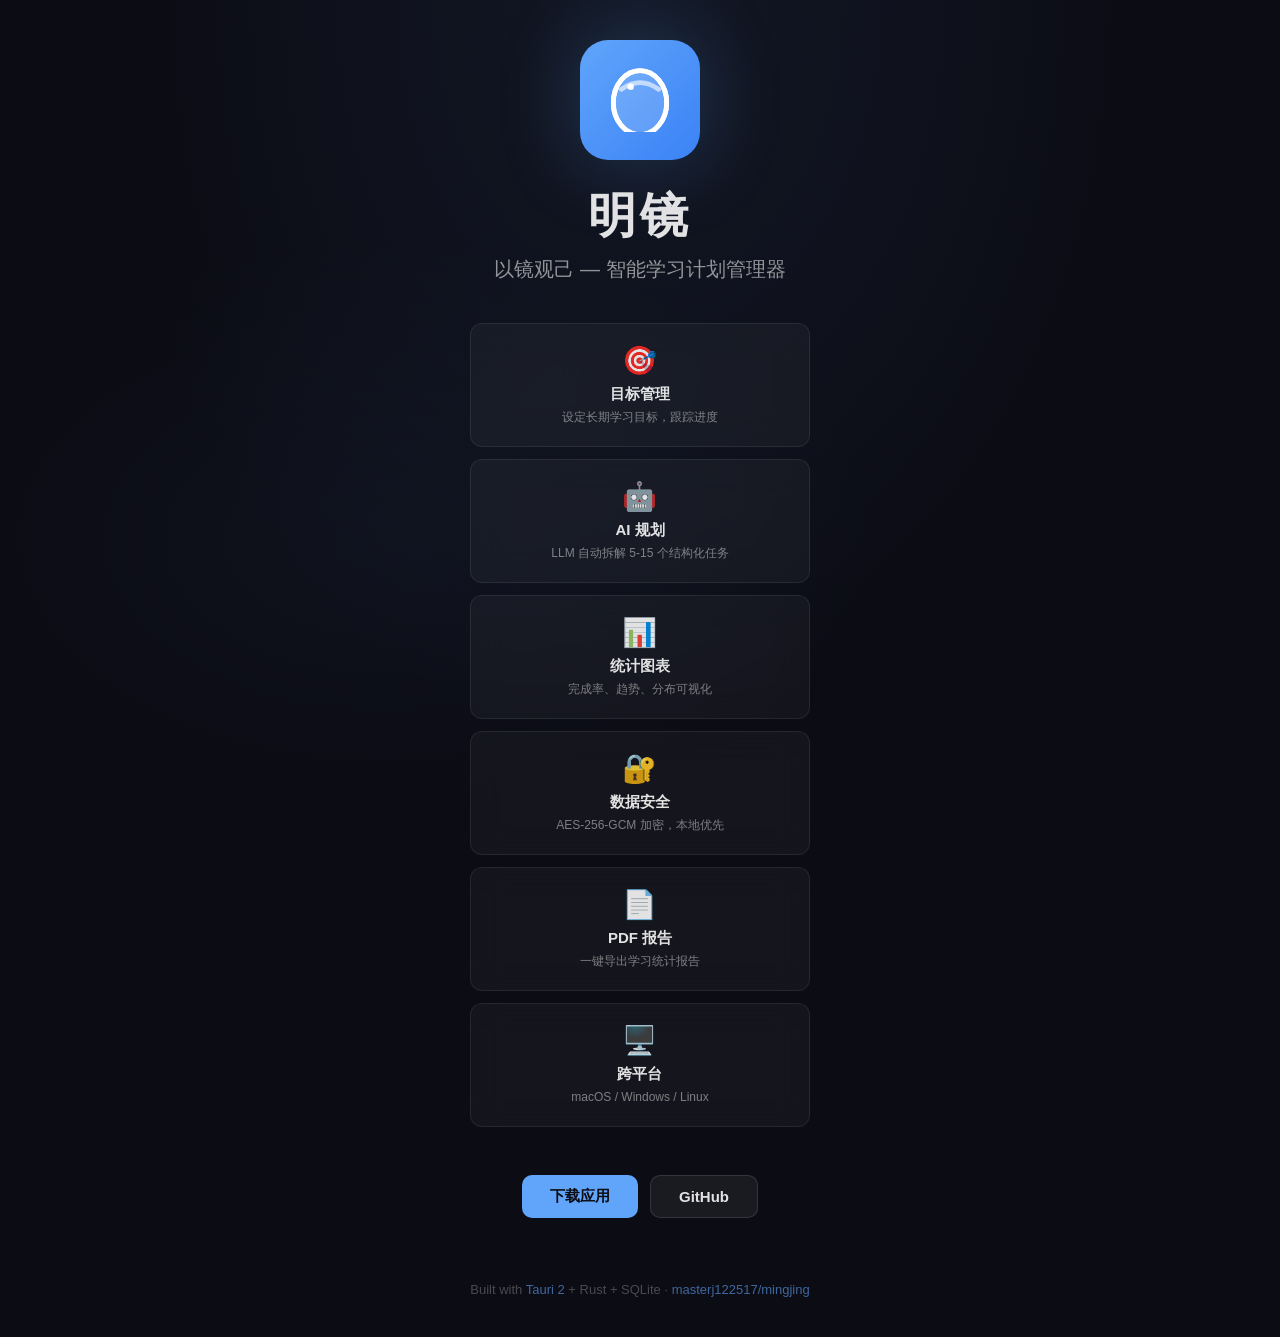
<file: docs/index.html>
<!doctype html>
<html lang="zh-CN">
<head>
  <meta charset="UTF-8">
  <meta name="viewport" content="width=device-width,initial-scale=1">
  <title>明镜 · Mingjing</title>
  <style>
    @font-face {
      font-family: 'LXGW';
      src: url('https://raw.githubusercontent.com/masterj122517/mingjing/main/src/assets/fonts/LXGWWenKaiLite-Regular.ttf') format('truetype');
    }
    * { margin:0; padding:0; box-sizing:border-box; }
    body {
      background: #0c0c14;
      color: rgba(255,255,255,0.88);
      font-family: 'LXGW', -apple-system, sans-serif;
      min-height: 100vh;
      display: flex;
      flex-direction: column;
      align-items: center;
      justify-content: center;
      text-align: center;
      padding: 40px 20px;
    }
    .bg {
      position: fixed; inset: 0; z-index: 0;
      background: radial-gradient(ellipse at 50% 0%, rgba(96,165,250,0.08) 0%, transparent 60%),
                  radial-gradient(ellipse at 30% 60%, rgba(96,165,250,0.04) 0%, transparent 40%);
    }
    .content { position: relative; z-index: 1; max-width: 680px; }
    .logo {
      width: 120px; height: 120px; margin: 0 auto 24px;
      background: linear-gradient(135deg, #60a5fa, #3b82f6);
      border-radius: 28px;
      display: flex; align-items: center; justify-content: center;
      box-shadow: 0 0 80px rgba(96,165,250,0.25);
    }
    .logo svg { width: 64px; height: 64px; }
    h1 { font-size: 48px; font-weight: 700; margin-bottom: 8px; letter-spacing: 4px; }
    .tagline { font-size: 20px; color: rgba(255,255,255,0.55); margin-bottom: 40px; }
    .features {
      display: grid; grid-template-columns: repeat(auto-fit, minmax(180px, 1fr));
      gap: 12px; margin-bottom: 48px;
    }
    .card {
      background: rgba(255,255,255,0.04);
      border: 1px solid rgba(255,255,255,0.08);
      border-radius: 12px;
      padding: 20px 16px;
      backdrop-filter: blur(16px);
      -webkit-backdrop-filter: blur(16px);
    }
    .card .icon { font-size: 28px; margin-bottom: 8px; }
    .card h3 { font-size: 15px; font-weight: 600; margin-bottom: 4px; }
    .card p { font-size: 12px; color: rgba(255,255,255,0.45); line-height: 1.5; }
    .buttons { display: flex; gap: 12px; justify-content: center; flex-wrap: wrap; }
    .btn {
      display: inline-block; padding: 12px 28px; border-radius: 10px;
      text-decoration: none; font-size: 15px; font-weight: 600; transition: all .2s;
    }
    .btn-primary {
      background: #60a5fa; color: #0c0c14;
    }
    .btn-primary:hover { background: #93c5fd; }
    .btn-ghost {
      background: rgba(255,255,255,0.06); color: rgba(255,255,255,0.88);
      border: 1px solid rgba(255,255,255,0.12);
    }
    .btn-ghost:hover { background: rgba(255,255,255,0.1); }
    .footer {
      margin-top: 64px; font-size: 13px; color: rgba(255,255,255,0.25);
    }
    .footer a { color: rgba(96,165,250,0.6); text-decoration: none; }
  </style>
</head>
<body>
  <div class="bg"></div>
  <div class="content">
    <div class="logo">
      <svg viewBox="0 0 24 24" fill="none" stroke="white" stroke-width="1.8" stroke-linecap="round">
        <ellipse cx="12" cy="13" rx="10" ry="12" fill="white" fill-opacity="0.15"/>
        <ellipse cx="12" cy="13" rx="10" ry="12"/>
        <path d="M5 8 Q12 3 19 8" stroke-opacity="0.6"/>
        <circle cx="8.5" cy="7" r="1.2" fill="white" stroke="none"/>
      </svg>
    </div>
    <h1>明镜</h1>
    <p class="tagline">以镜观己 — 智能学习计划管理器</p>

    <div class="features">
      <div class="card">
        <div class="icon">🎯</div>
        <h3>目标管理</h3>
        <p>设定长期学习目标，跟踪进度</p>
      </div>
      <div class="card">
        <div class="icon">🤖</div>
        <h3>AI 规划</h3>
        <p>LLM 自动拆解 5-15 个结构化任务</p>
      </div>
      <div class="card">
        <div class="icon">📊</div>
        <h3>统计图表</h3>
        <p>完成率、趋势、分布可视化</p>
      </div>
      <div class="card">
        <div class="icon">🔐</div>
        <h3>数据安全</h3>
        <p>AES-256-GCM 加密，本地优先</p>
      </div>
      <div class="card">
        <div class="icon">📄</div>
        <h3>PDF 报告</h3>
        <p>一键导出学习统计报告</p>
      </div>
      <div class="card">
        <div class="icon">🖥️</div>
        <h3>跨平台</h3>
        <p>macOS / Windows / Linux</p>
      </div>
    </div>

    <div class="buttons">
      <a class="btn btn-primary" href="https://github.com/masterj122517/mingjing/releases">下载应用</a>
      <a class="btn btn-ghost" href="https://github.com/masterj122517/mingjing">GitHub</a>
    </div>

    <div class="footer">
      Built with <a href="https://tauri.app">Tauri 2</a> + Rust + SQLite ·
      <a href="https://github.com/masterj122517/mingjing">masterj122517/mingjing</a>
    </div>
  </div>
</body>
</html>
</file>
